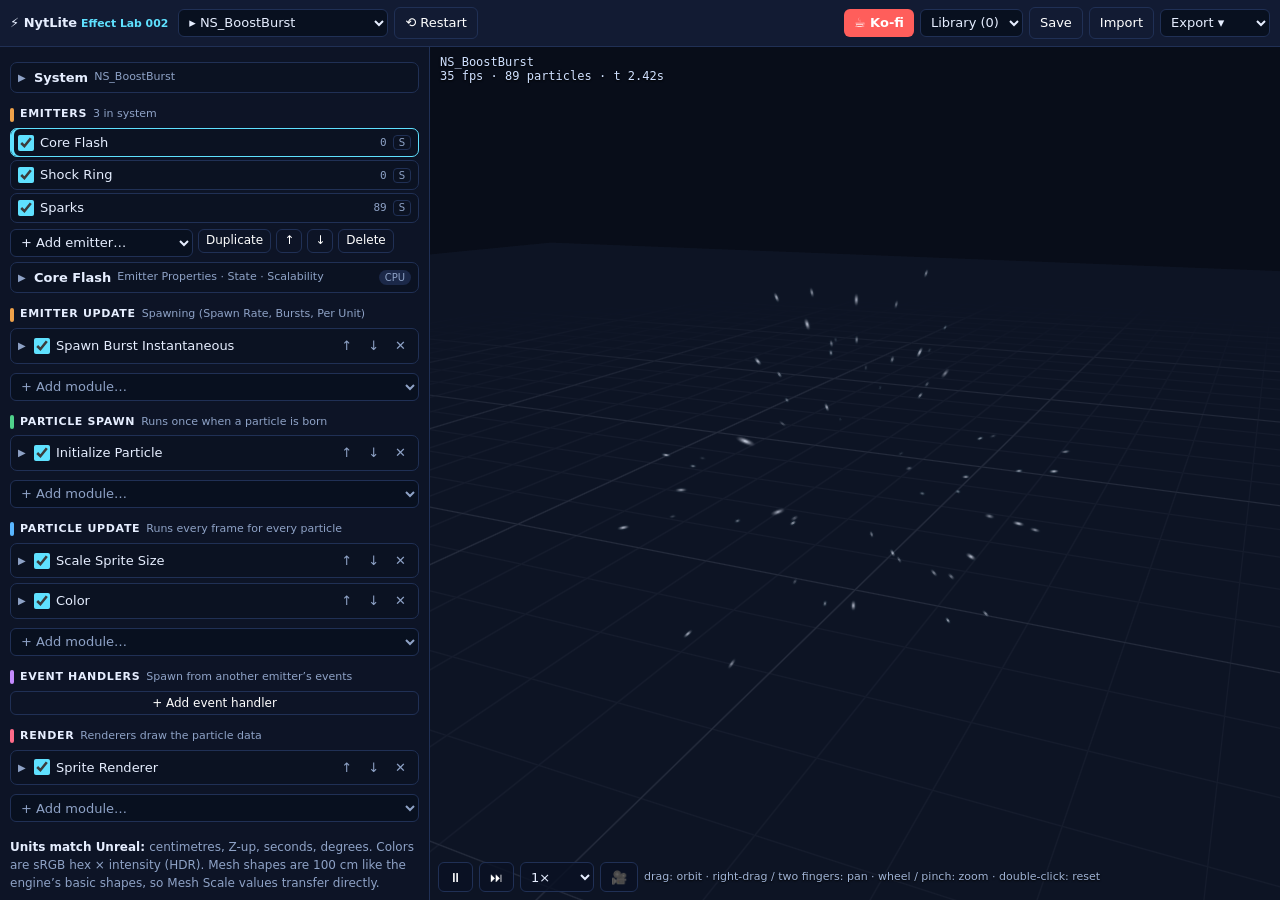
<file: index.html>
<!doctype html>
<html lang="en">
<head>
<meta charset="utf-8">
<meta name="viewport" content="width=device-width,initial-scale=1,viewport-fit=cover">
<meta name="theme-color" content="#0b1020">
<meta name="apple-mobile-web-app-capable" content="yes">
<meta name="mobile-web-app-capable" content="yes">
<meta name="apple-mobile-web-app-status-bar-style" content="black-translucent">
<meta name="apple-mobile-web-app-title" content="NytLite">
<link rel="manifest" href="./manifest.webmanifest">
<link rel="apple-touch-icon" href="./icon-180.png">
<title>NytLite | Effect Lab</title>
<link rel="stylesheet" href="./css/app.css">
</head>
<body>
<header>
  <span class="brand">⚡ NytLite<small>Effect Lab 002</small></span>
  <select id="presetSel" title="System presets"></select>
  <button id="restartBtn" class="ghost">⟲ Restart</button>
  <span class="grow"></span>
  <a class="kofi" href="https://ko-fi.com/nytmaer" target="_blank" rel="noopener" title="Support NytLite on Ko-fi">☕ Ko-fi</a>
  <select id="libSel" title="Saved systems (this device)"></select>
  <button id="saveBtn" class="ghost">Save</button>
  <button id="importBtn" class="ghost">Import</button>
  <select id="exportSel" title="Export">
    <option value="">Export ▾</option>
    <option value="json">Effect JSON (nytlite/0.2)</option>
    <option value="sheet">Niagara build sheet (.txt)</option>
    <option value="flip">Flipbook PNG…</option>
    <option value="rec">Record 5 s video</option>
  </select>
  <input id="fileIn" type="file" accept=".json,application/json" hidden>
  <input id="texIn" type="file" accept="image/*" hidden>
</header>
<main>
  <aside id="panel"></aside>
  <section id="view">
    <canvas id="gl"></canvas>
    <div class="hud" id="hud"></div>
    <div class="bar">
      <button id="pauseBtn">⏸</button>
      <button id="stepBtn" title="Step one frame">⏭</button>
      <select id="speedSel" title="Preview speed"><option value="0.1">0.1×</option><option value="0.25">0.25×</option><option value="0.5">0.5×</option><option value="1" selected>1×</option><option value="2">2×</option></select>
      <button id="camBtn" title="Reset camera">🎥</button>
      <span class="hint">drag: orbit · right-drag / two fingers: pan · wheel / pinch: zoom · double-click: reset</span>
    </div>
  </section>
</main>

<dialog id="flipDlg">
  <h3>Flipbook export</h3>
  <div class="row"><label>Columns × Rows</label><div class="ctl"><input id="fbCols" type="number" min="1" max="16" value="4"><span>×</span><input id="fbRows" type="number" min="1" max="16" value="4"></div></div>
  <div class="row"><label>Frame size (px)</label><div class="ctl"><select id="fbSize"><option>64</option><option>128</option><option selected>256</option><option>512</option></select></div></div>
  <div class="row"><label>Duration (s)</label><div class="ctl"><input id="fbDur" type="number" step="0.05" value="1"><button id="fbDurAuto" class="ghost sm">= loop</button></div></div>
  <div class="row"><label>Start offset (s)</label><div class="ctl"><input id="fbStart" type="number" step="0.05" value="0"></div></div>
  <div class="row"><label>Background</label><div class="ctl"><select id="fbBg"><option value="black">Black (for additive)</option><option value="alpha">Alpha from luminance</option><option value="scene">Scene background</option></select></div></div>
  <div class="row"><label>Include ground</label><div class="ctl"><input id="fbFloor" type="checkbox"></div></div>
  <p class="desc" style="padding:0">Simulated deterministically at 60 Hz from the current camera view. In UEFN, import the PNG as a texture and use a SubUV / flipbook material with the same columns × rows.</p>
  <img id="fbPrev" alt="" hidden>
  <div class="dlg-btns"><button id="fbGo">Render</button><button id="fbSave" disabled>Download PNG</button><button id="fbClose" class="ghost">Close</button></div>
</dialog>

<script src="./js/core.js"></script>
<script src="./js/presets.js"></script>
<script src="./js/sim.js"></script>
<script src="./js/textures.js"></script>
<script src="./js/render.js"></script>
<script src="./js/app.js"></script>
</body>
</html>
</file>
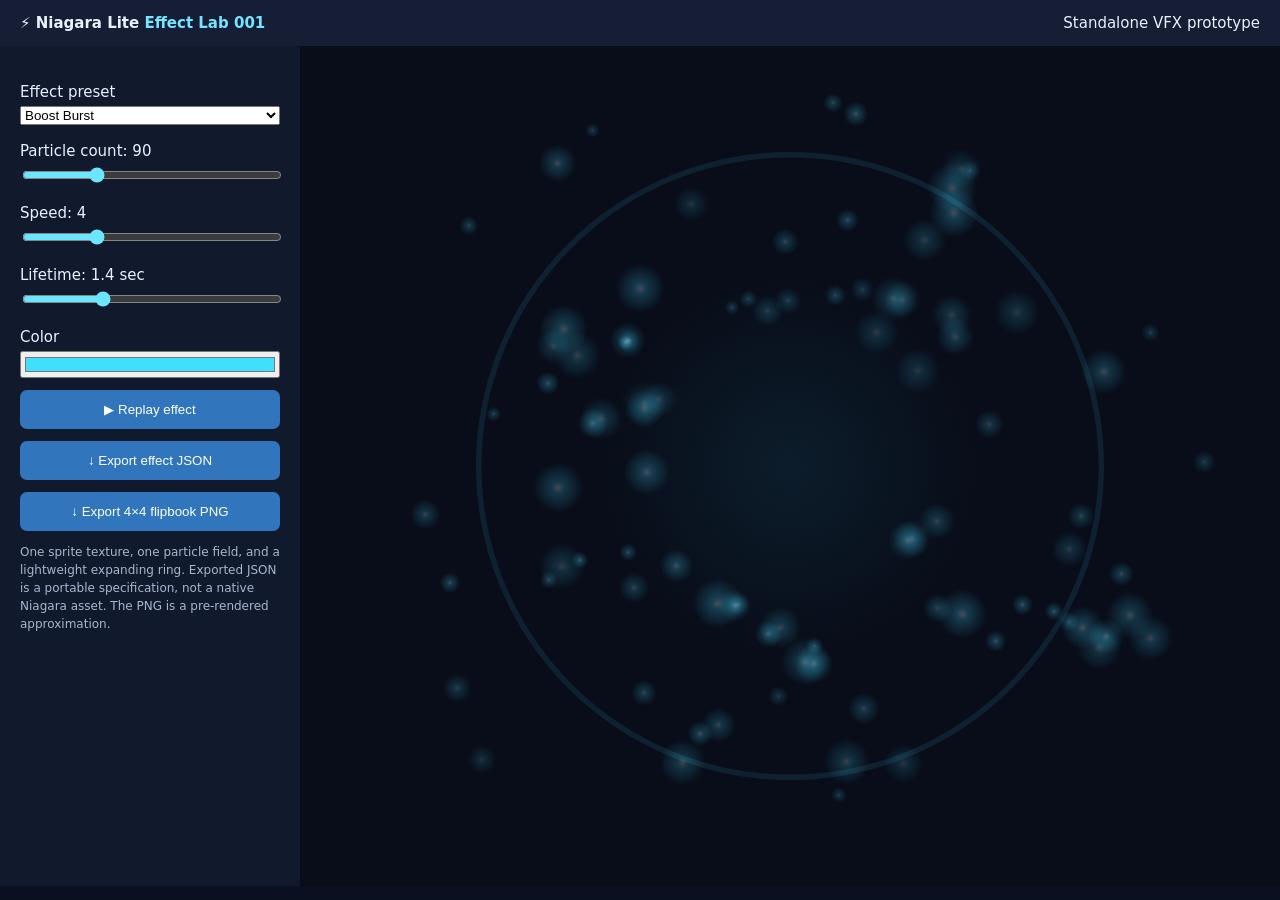
<file: standalone/index.html>
<!doctype html><html lang="en"><head><meta charset="utf-8"><meta name="viewport" content="width=device-width,initial-scale=1"><title>Niagara Lite | Effect Lab</title><style>body{margin:0;background:#0b1020;color:#e9f0ff;font:15px system-ui}header{padding:14px 20px;background:#151e35;display:flex;justify-content:space-between;align-items:center}main{display:grid;grid-template-columns:300px 1fr;min-height:calc(100vh - 60px)}aside{padding:20px;background:#11192d}label{display:block;margin:17px 0 5px}input,select,button{width:100%;box-sizing:border-box}input[type=range]{accent-color:#6ce6ff}button{background:#3176bd;color:white;border:0;border-radius:7px;padding:12px;margin-top:12px;cursor:pointer}canvas{display:block;width:100%;height:100%}.stage{position:relative;min-height:520px}.note{color:#a7b7d0;font-size:12px;line-height:1.5}.tag{color:#75e4ff;font-weight:600}@media(max-width:720px){main{grid-template-columns:1fr}.stage{min-height:420px}}</style></head><body><header><strong>⚡ Niagara Lite <span class="tag">Effect Lab 001</span></strong><span>Standalone VFX prototype</span></header><main><aside><label>Effect preset</label><select id="preset"><option value="boost">Boost Burst</option><option value="spark">Rail Sparks</option><option value="portal">Portal Pulse</option></select><label>Particle count: <output id="countVal">90</output></label><input id="count" type="range" min="10" max="300" value="90"><label>Speed: <output id="speedVal">4</output></label><input id="speed" type="range" min="1" max="12" step=".5" value="4"><label>Lifetime: <output id="lifeVal">1.4</output> sec</label><input id="life" type="range" min=".3" max="4" step=".1" value="1.4"><label>Color</label><input id="color" type="color" value="#41dfff"><button id="play">▶ Replay effect</button><button id="export">↓ Export effect JSON</button><button id="flipbook">↓ Export 4×4 flipbook PNG</button><p class="note">One sprite texture, one particle field, and a lightweight expanding ring. Exported JSON is a portable specification, not a native Niagara asset. The PNG is a pre-rendered approximation.</p></aside><div class="stage"><canvas id="canvas"></canvas></div></main><script>
const canvas=document.querySelector('#canvas'),ctx=canvas.getContext('2d');let W=0,H=0,start=performance.now(),particles=[];const $=id=>document.getElementById(id);let cfg={};function settings(){return {preset:$('preset').value,count:+$('count').value,speed:+$('speed').value,lifetime:+$('life').value,color:$('color').value,texture:'radial_glow',ring:true,rendering:'additive',target:'UEFN Niagara template'}}function random(i){let x=Math.sin(i*127.1+78.233)*43758.5453;return x-Math.floor(x)}function reset(){cfg=settings();start=performance.now();particles=Array.from({length:cfg.count},(_,i)=>{let a=random(i+1)*Math.PI*2,z=random(i+550),v=.4+random(i+950)*.8;return {a,v,delay:random(i+1500)*.18,size:2+random(i+2200)*5,z}})}function resize(){let r=canvas.getBoundingClientRect(),d=Math.min(devicePixelRatio||1,2);W=r.width;H=r.height;canvas.width=W*d;canvas.height=H*d;ctx.setTransform(d,0,0,d,0,0)}function rgba(hex,a){let n=parseInt(hex.slice(1),16);return `rgba(${n>>16&255},${n>>8&255},${n&255},${a})`}function draw(t,w=W,h=H,c=ctx){c.fillStyle='#080d19';c.fillRect(0,0,w,h);let cx=w/2,cy=h/2,scale=Math.min(w,h)/380;let age=t%Math.max(cfg.lifetime+.35,.5);c.save();c.globalCompositeOperation='lighter';let progress=Math.min(age/cfg.lifetime,1);if(cfg.ring){c.beginPath();c.arc(cx,cy,(15+progress*150*cfg.speed/4)*scale,0,Math.PI*2);c.lineWidth=(9*(1-progress)+1)*scale;c.strokeStyle=rgba(cfg.color,.55*(1-progress));c.stroke()}let grad=c.createRadialGradient(cx,cy,0,cx,cy,(40+progress*55)*scale);grad.addColorStop(0,rgba(cfg.color,.45*(1-progress)));grad.addColorStop(1,rgba(cfg.color,0));c.fillStyle=grad;c.beginPath();c.arc(cx,cy,(40+progress*55)*scale,0,Math.PI*2);c.fill();for(let p of particles){let local=(age-p.delay)/cfg.lifetime;if(local<0||local>1)continue;let r=local*cfg.speed*50*p.v*scale;let x=cx+Math.cos(p.a)*r,y=cy+Math.sin(p.a)*r*(cfg.preset==='spark'?.35:1)+(cfg.preset==='spark'?local*local*110*scale:0);if(cfg.preset==='portal'){x=cx+Math.cos(p.a+local*5)*r*.65;y=cy+Math.sin(p.a+local*5)*r*.65}let rad=p.size*scale*(1-local*.6),g=c.createRadialGradient(x,y,0,x,y,rad*3);g.addColorStop(0,rgba('#ffffff',.9*(1-local)));g.addColorStop(.25,rgba(cfg.color,.7*(1-local)));g.addColorStop(1,rgba(cfg.color,0));c.fillStyle=g;c.beginPath();c.arc(x,y,rad*3,0,Math.PI*2);c.fill()}c.restore()}function frame(now){if(!W)resize();draw((now-start)/1000);requestAnimationFrame(frame)}for(let id of ['count','speed','life'])$(id).addEventListener('input',()=>{$(id+'Val').textContent=$(id).value;reset()});for(let id of ['preset','color'])$(id).addEventListener('input',reset);$('play').onclick=reset;function save(blob,name){let a=document.createElement('a');a.href=URL.createObjectURL(blob);a.download=name;a.click();setTimeout(()=>URL.revokeObjectURL(a.href),2000)}$('export').onclick=()=>save(new Blob([JSON.stringify({schema:'niagara-lite/0.1',...settings()},null,2)],{type:'application/json'}),'niagara_lite_effect.json');$('flipbook').onclick=()=>{let sheet=document.createElement('canvas');sheet.width=1024;sheet.height=1024;let sc=sheet.getContext('2d');for(let i=0;i<16;i++){let tile=document.createElement('canvas');tile.width=256;tile.height=256;draw(i/15*cfg.lifetime,256,256,tile.getContext('2d'));sc.drawImage(tile,(i%4)*256,Math.floor(i/4)*256)}sheet.toBlob(b=>save(b,'niagara_lite_flipbook.png'))};window.addEventListener('resize',resize);resize();reset();requestAnimationFrame(frame);
</script></body></html>
</file>
<file: css/app.css>
:root{--bg:#070b16;--panel:#0d1426;--panel2:#121b33;--card:#0b1222;--line:#203055;--text:#e6eeff;--dim:#8ea2c6;--acc:#5fe1ff;--btn:#2a6fb3;--warn:#ffb454;--bad:#ff7a88;
  --st-emitter:#f0a24a;--st-spawn:#4fd18b;--st-update:#59b6ff;--st-events:#c48bff;--st-render:#ff6b8a}
*{box-sizing:border-box}
html,body{margin:0;height:100%;background:var(--bg);color:var(--text);font:13px/1.35 system-ui,-apple-system,"Segoe UI",sans-serif}
body{display:flex;flex-direction:column;height:100dvh;overflow:hidden}
select,input,button,textarea{font:inherit;color:var(--text)}
select,input[type=number],input[type=text]{background:#08101f;border:1px solid var(--line);border-radius:6px;padding:4px 6px;min-width:0;height:28px}
input[type=color]{width:34px;height:28px;padding:0 2px;border:1px solid var(--line);border-radius:6px;background:#08101f}
input[type=range]{accent-color:var(--acc);min-width:0}
input[type=checkbox]{accent-color:var(--acc);width:16px;height:16px;margin:0}
button{background:var(--btn);border:0;border-radius:6px;padding:6px 10px;cursor:pointer;white-space:nowrap;color:#fff}
button:hover{filter:brightness(1.15)}
button.ghost{background:transparent;border:1px solid var(--line)}
button.sm{padding:2px 7px;font-size:12px;height:24px}
button.icon{background:transparent;border:0;padding:2px 5px;color:var(--dim);font-size:13px}
button.icon:hover{color:var(--text)}

header{display:flex;gap:6px;align-items:center;padding:7px 10px;padding-top:calc(7px + env(safe-area-inset-top));background:var(--panel2);border-bottom:1px solid var(--line);flex-wrap:wrap}
.brand{font-weight:700;margin-right:4px;white-space:nowrap}
.brand small{color:var(--acc);font-weight:600;margin-left:4px}
.grow{flex:1}
#presetSel{max-width:220px}

main{flex:1;min-height:0;display:grid;grid-template-columns:minmax(340px,430px) 1fr}
#panel{overflow:auto;background:var(--panel);border-right:1px solid var(--line);padding:10px 10px 40px}
#view{position:relative;min-height:0;background:#000}
#gl{width:100%;height:100%;display:block;touch-action:none;cursor:grab}
#gl:active{cursor:grabbing}
.hud{position:absolute;left:10px;top:8px;font:12px ui-monospace,Menlo,monospace;color:#cfe0ff;text-shadow:0 1px 2px #000;pointer-events:none;white-space:pre}
.bar{position:absolute;left:8px;right:8px;bottom:8px;display:flex;gap:6px;align-items:center;flex-wrap:wrap;pointer-events:none}
.bar>*{pointer-events:auto}
.bar button,.bar select{background:rgba(10,18,36,.82);border:1px solid var(--line);height:30px}
.hint{color:#9fb3d6;font-size:11px;text-shadow:0 1px 2px #000;pointer-events:none!important}

.sec-h{display:flex;align-items:center;gap:6px;margin:14px 0 6px;font-size:11px;letter-spacing:.08em;text-transform:uppercase;color:var(--dim)}
.sec-h b{color:var(--text);letter-spacing:.06em}
.sec-h .sw{width:4px;height:14px;border-radius:2px}
.sec-sub{font-size:11px;color:var(--dim);text-transform:none;letter-spacing:0}

details.card,details.mod{border:1px solid var(--line);border-radius:7px;background:var(--card);margin:5px 0}
details.card>summary,details.mod>summary{display:flex;align-items:center;gap:6px;padding:6px 7px;cursor:pointer;list-style:none;user-select:none}
details>summary::-webkit-details-marker{display:none}
details.mod>summary .t{flex:1;min-width:0;overflow:hidden;text-overflow:ellipsis;white-space:nowrap}
details.mod.off>summary .t{opacity:.45;text-decoration:line-through}
details.mod[open]>summary{border-bottom:1px solid var(--line)}
.chev{color:var(--dim);transition:transform .15s;font-size:10px;width:10px}
details[open]>summary .chev{transform:rotate(90deg)}
.body{padding:6px 0 8px}
.desc{color:var(--dim);font-size:11.5px;padding:0 9px 6px}
.badge{font-size:10px;padding:1px 6px;border-radius:9px;background:#1b2848;color:var(--dim);white-space:nowrap}
.badge.bad{background:#47202b;color:#ffadb8}
.badge.warn{background:#46361b;color:#ffd08a}

.row{display:grid;grid-template-columns:40% 1fr;gap:6px;align-items:center;padding:3px 9px}
.row>label{color:var(--dim);font-size:12px;overflow:hidden;text-overflow:ellipsis}
.row.wide{grid-template-columns:1fr}
.ctl{display:flex;gap:4px;align-items:center;min-width:0}
.ctl input[type=range]{flex:1}
.ctl input[type=number]{width:66px}
.ctl.v3 input{flex:1;width:0}
.ctl.rg input{flex:1;width:0}
.ctl select,.ctl input[type=text]{flex:1;width:0}
canvas.curve{width:100%;height:70px;background:#060c18;border:1px solid var(--line);border-radius:5px;touch-action:none;display:block;cursor:crosshair}
canvas.gbar{width:100%;height:18px;border-radius:4px;border:1px solid var(--line);display:block}
.gstop{display:grid;grid-template-columns:58px 34px 1fr 22px;gap:4px;align-items:center;margin-top:3px}
.gstop input[type=number]{width:100%}
.lbl-top{display:flex;justify-content:space-between;align-items:center;margin-bottom:3px;color:var(--dim);font-size:12px}

.emlist{display:flex;flex-direction:column;gap:3px}
.emrow{display:flex;align-items:center;gap:6px;padding:5px 7px;border:1px solid var(--line);border-radius:7px;background:var(--card);cursor:pointer}
.emrow.sel{border-color:var(--acc);box-shadow:inset 3px 0 0 var(--acc)}
.emrow .nm{flex:1;min-width:0;overflow:hidden;text-overflow:ellipsis;white-space:nowrap}
.emrow .ct{font:11px ui-monospace,Menlo,monospace;color:var(--dim)}
.emrow .solo{font-size:10px;padding:0 5px;border:1px solid var(--line);border-radius:4px;color:var(--dim)}
.emrow .solo.on{background:var(--warn);color:#000;border-color:var(--warn)}
.tools{display:flex;gap:5px;flex-wrap:wrap;margin-top:6px}
.addsel{width:100%;margin-top:4px;color:var(--dim)}
.warns{margin:6px 0}
.warns div{font-size:11.5px;color:#ffd08a;background:#2a2212;border:1px solid #4b3a17;border-radius:6px;padding:5px 7px;margin:3px 0}
.about{color:var(--dim);font-size:12px;line-height:1.5;margin-top:16px}
.about b{color:var(--text)}

dialog{background:var(--panel2);color:var(--text);border:1px solid var(--line);border-radius:10px;max-width:min(560px,94vw);padding:14px}
dialog::backdrop{background:rgba(0,0,0,.6)}
dialog h3{margin:0 0 8px}
dialog .row{padding:3px 0}
dialog img{max-width:100%;border:1px solid var(--line);border-radius:6px;background:repeating-conic-gradient(#222 0 25%,#333 0 50%) 0 0/16px 16px;margin-top:8px}
.dlg-btns{display:flex;gap:6px;justify-content:flex-end;margin-top:10px;flex-wrap:wrap}

@media (max-width:820px){
  body{height:auto;min-height:100dvh;overflow:auto}
  main{display:flex;flex-direction:column}
  #view{position:sticky;top:0;height:44dvh;z-index:5;order:0}
  #panel{order:1;border:0;overflow:visible;padding-bottom:calc(30px + env(safe-area-inset-bottom))}
  .hint{display:none}
  #presetSel{max-width:150px}
}
#exportSel{max-width:110px}
@media (max-width:820px){ .brand small{display:none} #restartBtn{padding:6px 8px} #libSel{max-width:110px} header{gap:5px} }

.kofi{display:inline-flex;align-items:center;height:28px;padding:0 10px;border-radius:6px;background:#ff5e5b;color:#fff;font-weight:600;text-decoration:none;white-space:nowrap}
.kofi:hover{filter:brightness(1.1)}
</file>
